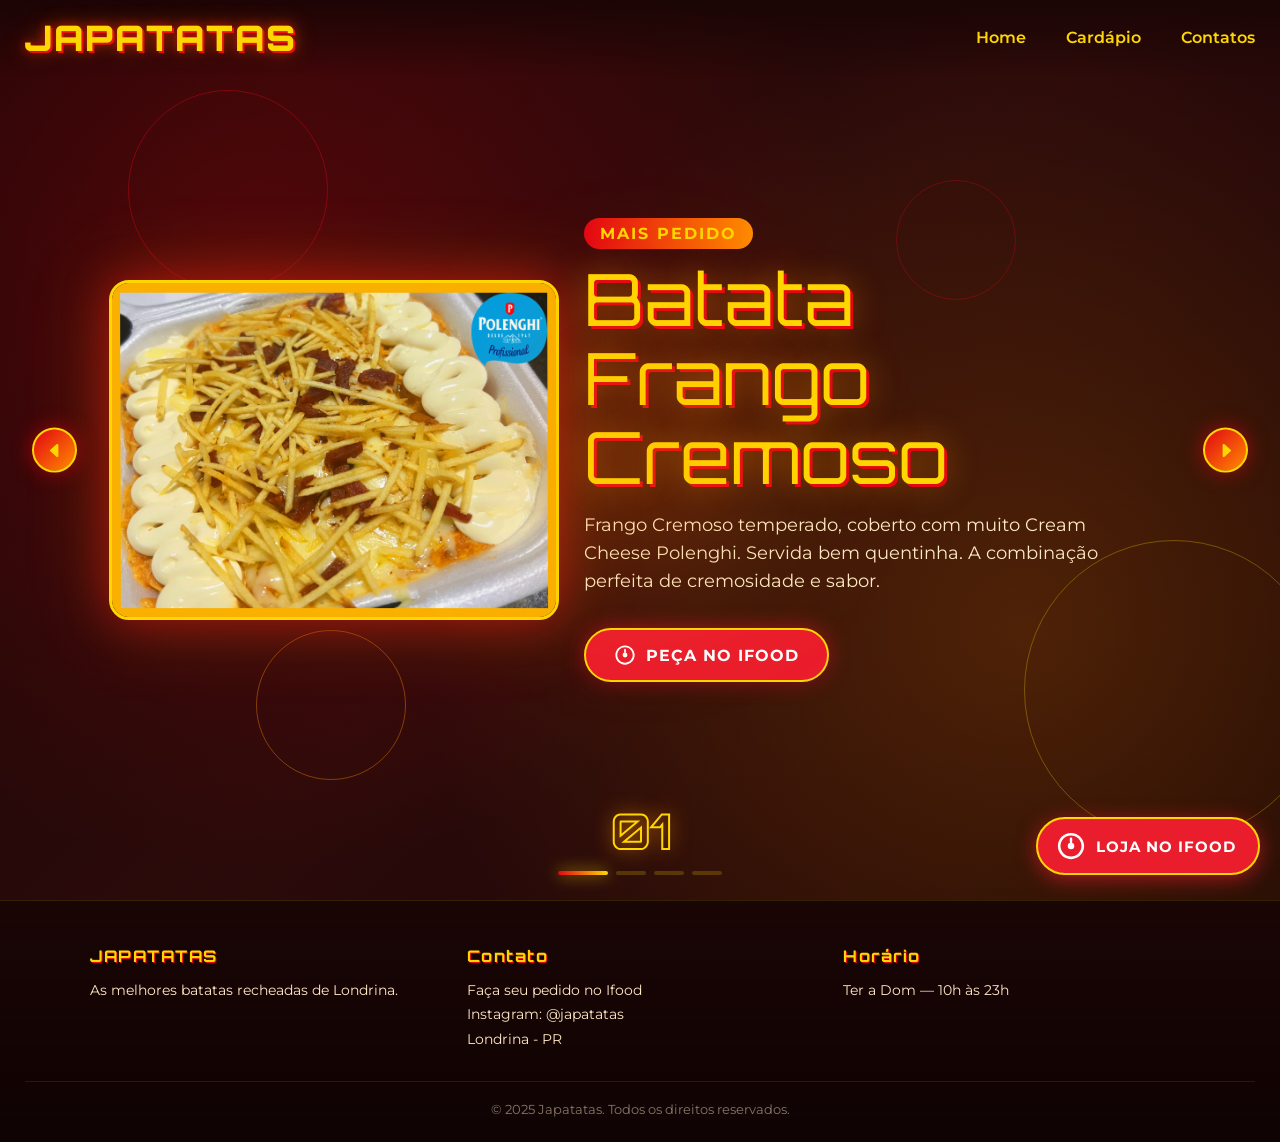
<file: index.html>
<!DOCTYPE html>
<html lang="pt-BR">
<head>
    <meta charset="UTF-8">
    <meta name="viewport" content="width=device-width, initial-scale=1.0, maximum-scale=1.0, user-scalable=no">
    <meta name="theme-color" content="#e30613">
    <meta name="description" content="Japatatas - Batatas Recheadas. As melhores batatas recheadas da cidade! Peça pelo iFood.">
    <link rel="preconnect" href="https://fonts.googleapis.com">
    <link rel="preconnect" href="https://fonts.gstatic.com" crossorigin>
    <link href="https://fonts.googleapis.com/css2?family=Montserrat:ital,wght@0,100..900;1,100..900&family=Orbitron:wght@400..900&display=swap" rel="stylesheet">
    <link rel="stylesheet" href="styles.css">
    <title>Japatatas | Batatas Recheadas</title>
</head>

<body>
    <header>
        <div class="logo">JAPATATAS</div>

        <button class="menu-toggle" id="menuToggle" aria-label="Abrir menu">
            <span></span>
            <span></span>
            <span></span>
        </button>

        <nav id="navMenu">
        <ul>
        <li><a href="index.html">Home</a></li>
        <li><a href="cardapio.html">Cardápio</a></li>
        <li><a href="#contatos">Contatos</a></li>
         </ul>
        </nav>
    </header>

    <main class="container">
        <div class="tech-circle">
            <div class="circle"></div>
            <div class="circle"></div>
            <div class="circle"></div>
            <div class="circle"></div>
        </div>

        <div class="list">
            <!-- ITEM 1 - Batata Frango Cremoso -->
            <div class="item active">
                <div class="product-img">
                    <img src="FRANGO CREMOSO COLOR.jpg" alt="Batata Frango Cremoso">
                </div>
                <div class="content">
                    <p class="product-tag">Mais Pedido</p>
                    <p class="product-name">Batata Frango Cremoso</p>
                    <p class="description">
                        Frango Cremoso temperado, coberto com muito Cream Cheese Polenghi. Servida bem quentinha. A combinação perfeita de cremosidade e sabor.
                    </p>
                    <a href="https://www.ifood.com.br/delivery/londrina-pr/japatatas---batata-recheada-jardim-ok/26b912b1-d3a5-48af-b20f-b61d93583fe4"
                       target="_blank"
                       rel="noopener noreferrer"
                       class="ifood-link">
                        <svg class="ifood-icon" xmlns="http://www.w3.org/2000/svg" viewBox="0 0 32 32" fill="currentColor" aria-hidden="true">
                            <path d="M16 2C8.27 2 2 8.27 2 16s6.27 14 14 14 14-6.27 14-14S23.73 2 16 2zm0 25.2C9.82 27.2 4.8 22.18 4.8 16S9.82 4.8 16 4.8 27.2 9.82 27.2 16 22.18 27.2 16 27.2z"/>
                            <circle cx="16" cy="16" r="3.5"/>
                            <rect x="14.7" y="7" width="2.6" height="6" rx="1.3"/>
                        </svg>
                        <span>Peça no iFood</span>
                    </a>
                </div>
            </div>

            <!-- ITEM 2 - Batata Pizza -->
            <div class="item">
                <div class="product-img">
                    <img src="NAPOLITANA.jpg" alt="Batata Pizza">
                </div>
                <div class="content">
                    <p class="product-tag">Especial da Casa</p>
                    <p class="product-name">Batata Pizza</p>
                    <p class="description">
                        Batata Recheada de Pizza, queijo, presunto e orégano . Uma explosão de sabores que vai conquistar seu paladar.
                    </p>
                    <a href="https://www.ifood.com.br/delivery/londrina-pr/japatatas---batata-recheada-jardim-ok/26b912b1-d3a5-48af-b20f-b61d93583fe4"
                       target="_blank"
                       rel="noopener noreferrer"
                       class="ifood-link">
                        <svg class="ifood-icon" xmlns="http://www.w3.org/2000/svg" viewBox="0 0 32 32" fill="currentColor" aria-hidden="true">
                            <path d="M16 2C8.27 2 2 8.27 2 16s6.27 14 14 14 14-6.27 14-14S23.73 2 16 2zm0 25.2C9.82 27.2 4.8 22.18 4.8 16S9.82 4.8 16 4.8 27.2 9.82 27.2 16 22.18 27.2 16 27.2z"/>
                            <circle cx="16" cy="16" r="3.5"/>
                            <rect x="14.7" y="7" width="2.6" height="6" rx="1.3"/>
                        </svg>
                        <span>Peça no iFood</span>
                    </a>
                </div>  
            </div>

            <!-- ITEM 3 - Batata Nachos -->
            <div class="item">
                <div class="product-img">
                   <img src="carne seca.jpg" alt="Batata Carne Seca com Cream Cheese">
                </div>
                <div class="content">
                    <p class="product-tag">Novidade</p>
                    <p class="product-name">Batata Carne Seca com Cream Cheese</p>
                    <p class="description">
                       Batata recheada de carne seca bem temperada e muito cream cheese derretido.
                        Perfeito para saborear com os amigos.
                    </p>
                    <a href="https://www.ifood.com.br/delivery/londrina-pr/japatatas---batata-recheada-jardim-ok/26b912b1-d3a5-48af-b20f-b61d93583fe4"
                       target="_blank"
                       rel="noopener noreferrer"
                       class="ifood-link">
                        <svg class="ifood-icon" xmlns="http://www.w3.org/2000/svg" viewBox="0 0 32 32" fill="currentColor" aria-hidden="true">
                            <path d="M16 2C8.27 2 2 8.27 2 16s6.27 14 14 14 14-6.27 14-14S23.73 2 16 2zm0 25.2C9.82 27.2 4.8 22.18 4.8 16S9.82 4.8 16 4.8 27.2 9.82 27.2 16 22.18 27.2 16 27.2z"/>
                            <circle cx="16" cy="16" r="3.5"/>
                            <rect x="14.7" y="7" width="2.6" height="6" rx="1.3"/>
                        </svg>
                        <span>Peça no iFood</span>
                    </a>
                </div>
            </div>

            <!-- ITEM 4 - Batata Hot Dog -->
            <div class="item">
                <div class="product-img">
                    <img src="hotdog.jpg" alt="Batata Hot Dog">
                </div>
                <div class="content">
                    <p class="product-tag">Clássico</p>
                    <p class="product-name">Batata Hot Dog</p>
                    <p class="description">
                       Salsicha, molho de tomate artesanal, milho verde, batata palha, ketchup e mostarda. A batata recheada hot dog que virou tradição na cidade.
                    </p>
                    <a href="https://www.ifood.com.br/delivery/londrina-pr/japatatas---batata-recheada-jardim-ok/26b912b1-d3a5-48af-b20f-b61d93583fe4"
                       target="_blank"
                       rel="noopener noreferrer"
                       class="ifood-link">
                        <svg class="ifood-icon" xmlns="http://www.w3.org/2000/svg" viewBox="0 0 32 32" fill="currentColor" aria-hidden="true">
                            <path d="M16 2C8.27 2 2 8.27 2 16s6.27 14 14 14 14-6.27 14-14S23.73 2 16 2zm0 25.2C9.82 27.2 4.8 22.18 4.8 16S9.82 4.8 16 4.8 27.2 9.82 27.2 16 22.18 27.2 16 27.2z"/>
                            <circle cx="16" cy="16" r="3.5"/>
                            <rect x="14.7" y="7" width="2.6" height="6" rx="1.3"/>
                        </svg>
                        <span>Peça no iFood</span>
                    </a>
                </div>
            </div>
        </div>

        <div class="arrows">
            <button class="arrow-btn" id="prev" aria-label="Anterior">
                <svg xmlns="http://www.w3.org/2000/svg" width="18" height="18" fill="currentColor" viewBox="0 0 16 16">
                    <path d="m3.86 8.753 5.482 4.796c.646.566 1.658.106 1.658-.753V3.204a1 1 0 0 0-1.659-.753l-5.48 4.796a1 1 0 0 0 0 1.506z"/>
                </svg>
            </button>
            <button class="arrow-btn" id="next" aria-label="Próximo">
                <svg xmlns="http://www.w3.org/2000/svg" width="18" height="18" fill="currentColor" viewBox="0 0 16 16">
                    <path d="m12.14 8.753-5.482 4.796c-.646.566-1.658.106-1.658-.753V3.204a1 1 0 0 1 1.659-.753l5.48 4.796a1 1 0 0 1 0 1.506z"/>
                </svg>
            </button>
        </div>

        <div class="indicators">
            <div class="numbers">01</div>
            <div class="dots">
                <div class="dot active"></div>
                <div class="dot"></div>
                <div class="dot"></div>
                <div class="dot"></div>
            </div>
        </div>
    </main>

    <!-- Botão flutuante do iFood -->
    <a href="https://www.ifood.com.br/delivery/londrina-pr/japatatas---batata-recheada-jardim-ok/26b912b1-d3a5-48af-b20f-b61d93583fe4"
       target="_blank"
       rel="noopener noreferrer"
       class="ifood-float"
       aria-label="Pedir no iFood">
        <svg xmlns="http://www.w3.org/2000/svg" width="32" height="32" viewBox="0 0 32 32" fill="currentColor" aria-hidden="true">
            <path d="M16 2C8.27 2 2 8.27 2 16s6.27 14 14 14 14-6.27 14-14S23.73 2 16 2zm0 25.2C9.82 27.2 4.8 22.18 4.8 16S9.82 4.8 16 4.8 27.2 9.82 27.2 16 22.18 27.2 16 27.2z"/>
            <circle cx="16" cy="16" r="3.5"/>
            <rect x="14.7" y="7" width="2.6" height="6" rx="1.3"/>
        </svg>
        <span class="ifood-float-label">Loja no iFood</span>
    </a>
    <!-- Rodapé -->
    <footer class="rodape" id="contatos">
        <div class="rodape-conteudo">
            <div class="rodape-col">
                <h3>JAPATATAS</h3>
                <p>As melhores batatas recheadas de Londrina.</p>
            </div>
            <div class="rodape-col">
                <h3>Contato</h3>
                <p>Faça seu pedido no Ifood</p>
                <p>Instagram: @japatatas</p>
                <p>Londrina - PR</p>
            </div>
            <div class="rodape-col">
                <h3>Horário</h3>
                <p>Ter a Dom — 10h às 23h</p>
            </div>
        </div>
        <p class="rodape-copy">© 2025 Japatatas. Todos os direitos reservados.</p>
    </footer>
    <script src="script.js"></script>
</body>
</html>
</file>
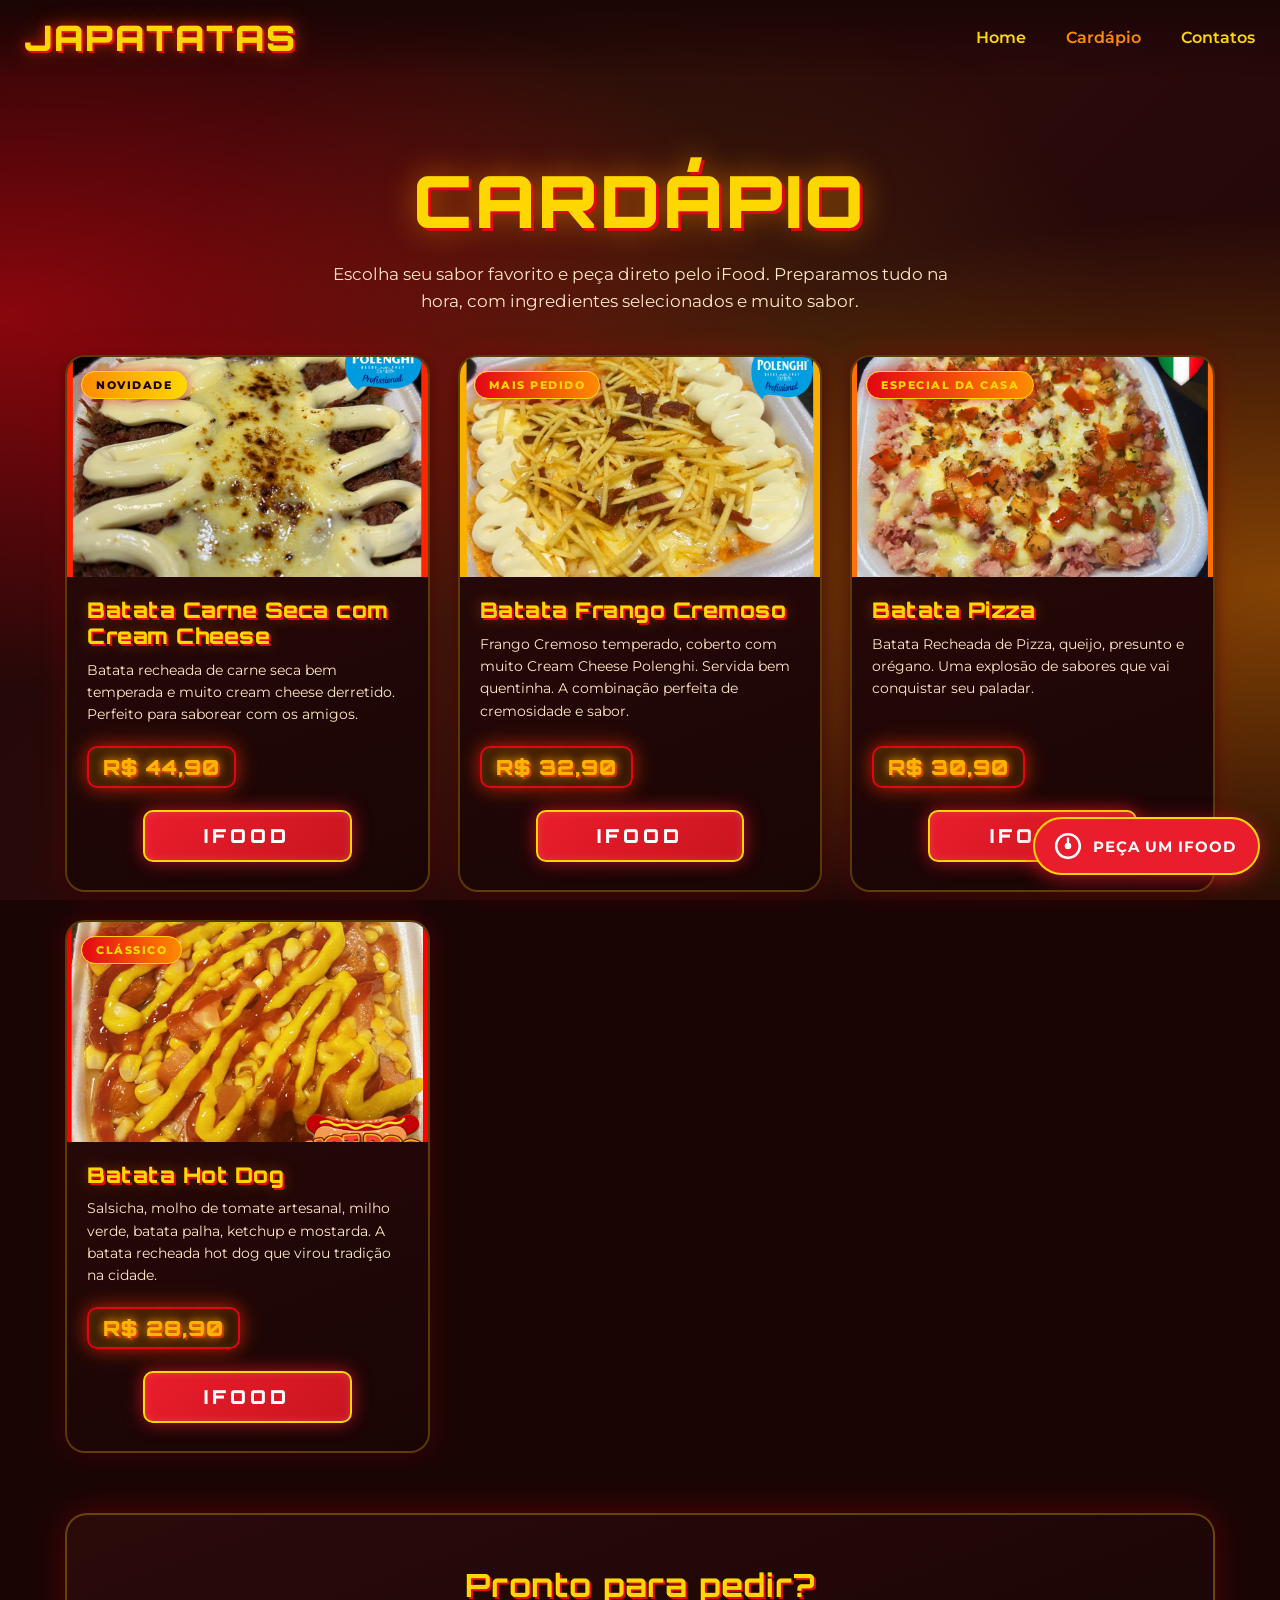
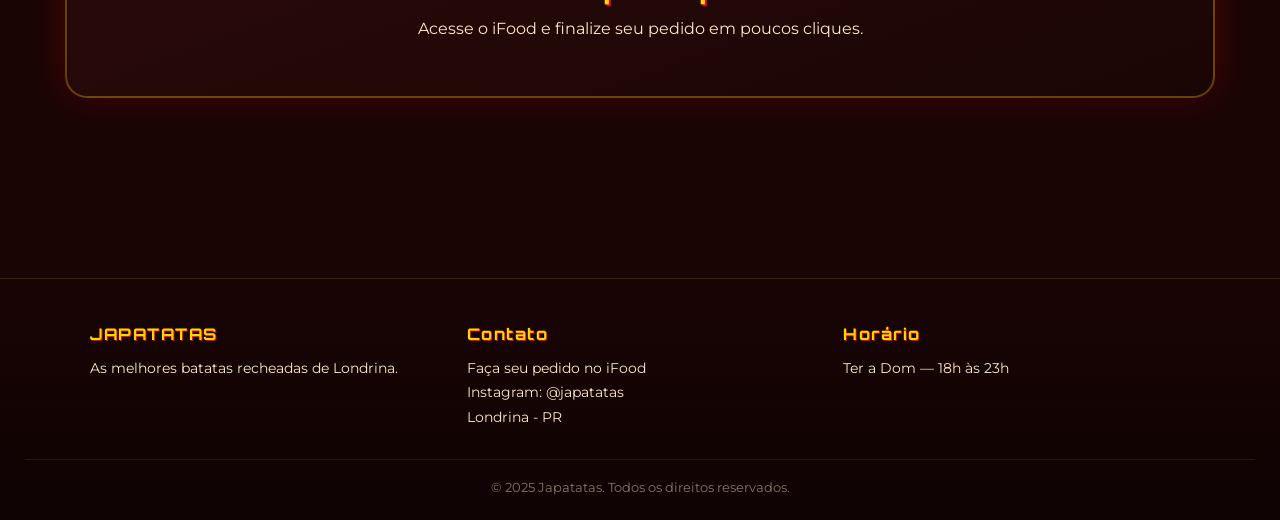
<file: cardapio.html>
<!DOCTYPE html>
<html lang="pt-BR">
<head>
    <meta charset="UTF-8">
    <meta name="viewport" content="width=device-width, initial-scale=1.0, maximum-scale=1.0, user-scalable=no">
    <meta name="theme-color" content="#e30613">
    <meta name="description" content="Cardápio Japatatas - Todos os sabores de batatas recheadas. Peça pelo iFood.">
    <link rel="preconnect" href="https://fonts.googleapis.com">
    <link rel="preconnect" href="https://fonts.gstatic.com" crossorigin>
    <link href="https://fonts.googleapis.com/css2?family=Montserrat:ital,wght@0,100..900;1,100..900&family=Orbitron:wght@400..900&display=swap" rel="stylesheet">
    <link rel="stylesheet" href="styles.css">
    <link rel="stylesheet" href="cardapio.css">
    <title>Cardápio | Japatatas</title>
</head>

<body class="cardapio-page">
    <header>
        <div class="logo">JAPATATAS</div>

        <button class="menu-toggle" id="menuToggle" aria-label="Abrir menu">
            <span></span>
            <span></span>
            <span></span>
        </button>

        <nav id="navMenu">
            <ul>
                <li><a href="index.html">Home</a></li>
                <li><a href="cardapio.html" class="active-link">Cardápio</a></li>
                <li><a href="#contatos">Contatos</a></li>
            </ul>
        </nav>
    </header>

    <main class="cardapio-container">

        <!-- Hero -->
        <section class="cardapio-hero">
            <p class="product-tag cardapio-tag">Nosso Menu</p>
            <h1 class="cardapio-title">Cardápio</h1>
            <p class="cardapio-subtitle">
                Escolha seu sabor favorito e peça direto pelo iFood.
                Preparamos tudo na hora, com ingredientes selecionados e muito sabor.
            </p>
        </section>

        <!-- Grade -->
        <section class="cardapio-grid">

            <!-- 1 — Carne Seca com Cream Cheese (R$ 44,90) -->
            <article class="card">
                <div class="card-img">
                    <img src="carne seca.jpg" alt="Batata Carne Seca com Cream Cheese">
                    <span class="card-badge novo">Novidade</span>
                </div>
                <div class="card-body">
                    <h2 class="card-title">Batata Carne Seca com Cream Cheese</h2>
                    <p class="card-desc">
                        Batata recheada de carne seca bem temperada e muito cream cheese derretido.
                        Perfeito para saborear com os amigos.
                    </p>
                    <div class="card-price">R$ 44,90</div>
                    <a href="https://www.ifood.com.br/delivery/londrina-pr/japatatas---batata-recheada-jardim-ok/26b912b1-d3a5-48af-b20f-b61d93583fe4"
                       target="_blank" rel="noopener noreferrer" class="ifood-btn">
                        IFOOD
                    </a>
                </div>
            </article>

            <!-- 2 — Frango Cremoso (R$ 32,90) -->
            <article class="card">
                <div class="card-img">
                    <img src="FRANGO CREMOSO COLOR.jpg" alt="Batata Frango Cremoso">
                    <span class="card-badge">Mais Pedido</span>
                </div>
                <div class="card-body">
                    <h2 class="card-title">Batata Frango Cremoso</h2>
                    <p class="card-desc">
                        Frango Cremoso temperado, coberto com muito Cream Cheese Polenghi.
                        Servida bem quentinha. A combinação perfeita de cremosidade e sabor.
                    </p>
                    <div class="card-price">R$ 32,90</div>
                    <a href="https://www.ifood.com.br/delivery/londrina-pr/japatatas---batata-recheada-jardim-ok/26b912b1-d3a5-48af-b20f-b61d93583fe4"
                       target="_blank" rel="noopener noreferrer" class="ifood-btn">
                        IFOOD
                    </a>
                </div>
            </article>

            <!-- 3 — Pizza (R$ 30,90) -->
            <article class="card">
                <div class="card-img">
                    <img src="NAPOLITANA.jpg" alt="Batata Pizza">
                    <span class="card-badge">Especial da Casa</span>
                </div>
                <div class="card-body">
                    <h2 class="card-title">Batata Pizza</h2>
                    <p class="card-desc">
                        Batata Recheada de Pizza, queijo, presunto e orégano.
                        Uma explosão de sabores que vai conquistar seu paladar.
                    </p>
                    <div class="card-price">R$ 30,90</div>
                    <a href="https://www.ifood.com.br/delivery/londrina-pr/japatatas---batata-recheada-jardim-ok/26b912b1-d3a5-48af-b20f-b61d93583fe4"
                       target="_blank" rel="noopener noreferrer" class="ifood-btn">
                        IFOOD
                    </a>
                </div>
            </article>

            <!-- 4 — Hot Dog (R$ 28,90) -->
            <article class="card">
                <div class="card-img">
                    <img src="hotdog.jpg" alt="Batata Hot Dog">
                    <span class="card-badge">Clássico</span>
                </div>
                <div class="card-body">
                    <h2 class="card-title">Batata Hot Dog</h2>
                    <p class="card-desc">
                        Salsicha, molho de tomate artesanal, milho verde, batata palha,
                        ketchup e mostarda. A batata recheada hot dog que virou tradição na cidade.
                    </p>
                    <div class="card-price">R$ 28,90</div>
                    <a href="https://www.ifood.com.br/delivery/londrina-pr/japatatas---batata-recheada-jardim-ok/26b912b1-d3a5-48af-b20f-b61d93583fe4"
                       target="_blank" rel="noopener noreferrer" class="ifood-btn">
                        IFOOD
                    </a>
                </div>
            </article>

        </section>

        <!-- CTA -->
        <section class="cardapio-cta">
            <h2>Pronto para pedir?</h2>
            <p>Acesse o iFood e finalize seu pedido em poucos cliques.</p>
        </section>

    </main>

    <!-- Rodapé -->
    <footer class="rodape" id="contatos">
        <div class="rodape-conteudo">
            <div class="rodape-col">
                <h3>JAPATATAS</h3>
                <p>As melhores batatas recheadas de Londrina.</p>
            </div>
            <div class="rodape-col">
                <h3>Contato</h3>
                <p>Faça seu pedido no iFood</p>
                <p>Instagram: @japatatas</p>
                <p>Londrina - PR</p>
            </div>
            <div class="rodape-col">
                <h3>Horário</h3>
                <p>Ter a Dom — 18h às 23h</p>
            </div>
        </div>
        <p class="rodape-copy">© 2025 Japatatas. Todos os direitos reservados.</p>
    </footer>

    <!-- Botão flutuante do iFood -->
    <a href="https://www.ifood.com.br/delivery/londrina-pr/japatatas---batata-recheada-jardim-ok/26b912b1-d3a5-48af-b20f-b61d93583fe4"
       target="_blank"
       rel="noopener noreferrer"
       class="ifood-float"
       aria-label="Pedir no iFood">
        <svg xmlns="http://www.w3.org/2000/svg" width="32" height="32" viewBox="0 0 32 32" fill="currentColor" aria-hidden="true">
            <path d="M16 2C8.27 2 2 8.27 2 16s6.27 14 14 14 14-6.27 14-14S23.73 2 16 2zm0 25.2C9.82 27.2 4.8 22.18 4.8 16S9.82 4.8 16 4.8 27.2 9.82 27.2 16 22.18 27.2 16 27.2z"/>
            <circle cx="16" cy="16" r="3.5"/>
            <rect x="14.7" y="7" width="2.6" height="6" rx="1.3"/>
        </svg>
        <span class="ifood-float-label">Peça um iFood</span>
    </a>

    <!-- Script do menu — inline para funcionar sempre -->
    <script>
        (function () {
            var menuToggle = document.getElementById('menuToggle');
            var navMenu = document.getElementById('navMenu');

            if (!menuToggle || !navMenu) return;

            menuToggle.addEventListener('click', function (e) {
                e.stopPropagation();
                menuToggle.classList.toggle('active');
                navMenu.classList.toggle('active');
            });

            navMenu.querySelectorAll('a').forEach(function (link) {
                link.addEventListener('click', function () {
                    menuToggle.classList.remove('active');
                    navMenu.classList.remove('active');
                });
            });

            document.addEventListener('click', function (e) {
                if (navMenu.classList.contains('active') &&
                    !navMenu.contains(e.target) &&
                    !menuToggle.contains(e.target)) {
                    menuToggle.classList.remove('active');
                    navMenu.classList.remove('active');
                }
            });
        })();
    </script>
</body>
</html>
</file>
<file: styles.css>
/* =========================================================
   JAPATATAS — Estilos principais
   Tema: vermelho, amarelo e laranja + botões iFood
   ========================================================= */

* {
    margin: 0;
    padding: 0;
    box-sizing: border-box;
    list-style: none;
    font-family: "Montserrat", sans-serif;
    -webkit-tap-highlight-color: transparent;
}

html, body {
    overflow-x: hidden;
    width: 100%;
}

body {
    background-color: #1a0505;
    color: #fff;
    font-size: 16px;
    overflow: hidden;
}

/* =========================================================
   HEADER
   ========================================================= */
header {
    position: fixed;
    width: 100%;
    top: 0;
    left: 0;
    padding: 15px 25px;
    display: flex;
    justify-content: space-between;
    align-items: center;
    z-index: 10;
    background: linear-gradient(180deg, rgba(26, 5, 5, 0.9) 0%, rgba(26, 5, 5, 0) 100%);
}

.logo {
    font-family: "Orbitron", sans-serif;
    font-size: clamp(1.3rem, 5vw, 2.2rem);
    font-weight: 900;
    color: #ffd700;
    text-shadow: 
        0 0 10px rgba(227, 6, 19, 0.8),
        0 0 20px rgba(255, 140, 0, 0.5),
        2px 2px 0 #e30613;
    letter-spacing: 2px;
    text-transform: uppercase;
}

/* =========================================================
   MENU HAMBÚRGUER (mobile)
   ========================================================= */
.menu-toggle {
    display: none;
    flex-direction: column;
    justify-content: space-between;
    width: 32px;
    height: 24px;
    background: transparent;
    border: none;
    cursor: pointer;
    z-index: 20;
    padding: 0;
}

.menu-toggle span {
    display: block;
    height: 3px;
    width: 100%;
    background: #ffd700;
    border-radius: 3px;
    transition: all 0.3s ease;
    box-shadow: 0 0 8px rgba(227, 6, 19, 0.8);
}

.menu-toggle.active span:nth-child(1) {
    transform: translateY(10px) rotate(45deg);
    background: #e30613;
}

.menu-toggle.active span:nth-child(2) {
    opacity: 0;
}

.menu-toggle.active span:nth-child(3) {
    transform: translateY(-10px) rotate(-45deg);
    background: #e30613;
}

/* =========================================================
   NAVEGAÇÃO
   ========================================================= */
header nav ul {
    display: flex;
    gap: 40px;
}

header nav ul li {
    cursor: pointer;
    position: relative;
    padding: 5px 0;
    font-weight: 600;
    color: #ffd700;
    transition: color 0.2s ease;
    font-size: 1rem;
}

header nav ul li a {
    color: inherit;
    text-decoration: none;
    font-weight: inherit;
}

header nav ul li:hover {
    color: #ff8c00;
}

header nav ul li::after {
    content: '';
    position: absolute;
    left: 0;
    bottom: 0;
    width: 0;
    height: 2px;
    background: linear-gradient(90deg, #e30613, #ffd700);
    transition: width 0.2s ease;
}

header nav ul li:hover::after {
    width: 100%;
}

/* =========================================================
   CONTAINER PRINCIPAL
   ========================================================= */
.container {
    height: 100vh;
    height: 100dvh;
    position: relative;
    background: 
        radial-gradient(circle at 20% 30%, rgba(227, 6, 19, 0.25) 0%, transparent 50%),
        radial-gradient(circle at 80% 70%, rgba(255, 140, 0, 0.2) 0%, transparent 50%),
        linear-gradient(135deg, #1a0505 0%, #2b0a0a 50%, #1a0505 100%);
    overflow: hidden;
}

.container::before {
    content: '';
    position: absolute;
    width: 400px;
    height: 400px;
    border-radius: 50%;
    background: radial-gradient(circle, rgba(255, 140, 0, 0.25) 0%, rgba(227, 6, 19, 0) 70%);
    top: 50%;
    left: 50%;
    transform: translate(-50%, -50%);
    filter: blur(60px);
    z-index: 1;
    animation: pulse 2s infinite alternate;
    pointer-events: none;
}

@keyframes pulse {
    0% {
        opacity: 0.5;
        transform: translate(-50%, -50%) scale(0.8);
    }
    100% {
        opacity: 1;
        transform: translate(-50%, -50%) scale(2);
    }
}

/* =========================================================
   LISTA DE PRODUTOS
   ========================================================= */
.list {
    width: 90%;
    height: 100%;
    margin: 0 auto;
    position: relative;
    padding-top: 70px;
    padding-bottom: 100px;
}

.item {
    position: absolute;
    inset: 0;
    display: flex;
    justify-content: center;
    align-items: center;
    opacity: 0;
    transform: translateX(100vw);
    transition: transform 0.7s ease-in-out, opacity 0.7s ease-in-out;
    padding: 0 20px;
    pointer-events: none;
}

.item.active {
    opacity: 1;
    transform: translateX(0);
    pointer-events: auto;
}

/* =========================================================
   IMAGEM DO PRODUTO
   ========================================================= */
.product-img {
    width: 45%;
    height: 100%;
    display: flex;
    align-items: center;
    justify-content: center;
    position: relative;
    z-index: 2;
}

.product-img img {
    max-width: 90%;
    max-height: 70%;
    object-fit: contain;
    border-radius: 20px;
    box-shadow: 
        0 0 40px rgba(227, 6, 19, 0.5),
        0 0 80px rgba(255, 140, 0, 0.3);
    border: 3px solid #ffd700;
    transform: translateX(400px);
    opacity: 0;
    transition: transform 0.6s ease, opacity 0.6s ease;
    transition-delay: 0.4s;
}

.active .product-img img {
    transform: translateX(0);
    opacity: 1;
}

/* =========================================================
   CONTEÚDO (texto)
   ========================================================= */
.content {
    width: 55%;
    padding-right: 60px;
    display: flex;
    align-items: flex-start;
    justify-content: center;
    z-index: 2;
    flex-direction: column;
}

.product-tag {
    font-size: clamp(0.75rem, 2vw, 1rem);
    text-transform: uppercase;
    color: #ffd700;
    font-weight: 700;
    letter-spacing: 2px;
    margin-bottom: 10px;
    padding: 6px 16px;
    background: linear-gradient(90deg, #e30613, #ff8c00);
    border-radius: 20px;
    display: inline-block;
    transform: translateX(400px);
    opacity: 0;
    transition: transform 0.6s ease, opacity 0.6s ease;
    transition-delay: 0.4s;
}

.active .product-tag {
    transform: translateX(0);
    opacity: 1;
}

.product-name {
    font-size: clamp(1.8rem, 6vw, 4.5rem);
    font-family: "Orbitron", sans-serif;
    line-height: 1.1;
    margin-bottom: 15px;
    color: #ffd700;
    text-shadow: 
        3px 3px 0 #e30613,
        0 0 30px rgba(255, 140, 0, 0.6);
    transform: translateX(400px);
    opacity: 0;
    transition: transform 0.6s ease, opacity 0.6s ease;
    transition-delay: 0.4s;
}

.active .product-name {
    transform: translateX(0);
    opacity: 1;
}

.description {
    font-size: clamp(0.85rem, 2.2vw, 1.1rem);
    color: #ffe8c4;
    line-height: 1.6;
    margin-bottom: 25px;
    max-width: 600px;
    transform: translateX(400px);
    opacity: 0;
    transition: transform 0.6s ease, opacity 0.6s ease;
    transition-delay: 0.4s;
}

.active .description {
    transform: translateX(0);
    opacity: 1;
}

/* =========================================================
   BOTÃO / LINK iFOOD (dentro do card)
   ========================================================= */
.ifood-link {
    display: inline-flex;
    align-items: center;
    justify-content: center;
    gap: 10px;
    background: #EA1D2C;
    color: #ffffff;
    font-family: 'Montserrat', sans-serif;
    font-weight: 700;
    font-size: clamp(0.85rem, 2.5vw, 1rem);
    text-transform: uppercase;
    letter-spacing: 1px;
    padding: 14px 28px;
    border-radius: 50px;
    border: 2px solid #ffd700;
    box-shadow: 
        0 0 20px rgba(234, 29, 44, 0.6),
        0 4px 12px rgba(0, 0, 0, 0.4);
    text-decoration: none;
    cursor: pointer;
    position: relative;
    z-index: 10;
    pointer-events: auto;
    touch-action: manipulation;
    -webkit-tap-highlight-color: transparent;
    user-select: none;
    width: fit-content;
    margin-top: 8px;
    transform: translateX(400px);
    opacity: 0;
    transition: transform 0.6s ease, opacity 0.6s ease,
                background 0.3s ease, box-shadow 0.3s ease;
    transition-delay: 0.4s;
}

.active .ifood-link {
    transform: translateX(0);
    opacity: 1;
}

.ifood-link:hover,
.ifood-link:active {
    background: #c9151f;
    box-shadow: 
        0 0 30px rgba(234, 29, 44, 0.9),
        0 6px 20px rgba(0, 0, 0, 0.5);
    transform: scale(1.05);
    color: #fff;
}

.ifood-icon {
    width: 22px;
    height: 22px;
    flex-shrink: 0;
    fill: currentColor;
}

/* =========================================================
   SETAS DE NAVEGAÇÃO
   ========================================================= */
.arrows {
    position: absolute;
    width: 95%;
    display: flex;
    justify-content: space-between;
    top: 50%;
    left: 50%;
    transform: translate(-50%, -50%);
    z-index: 5;
    pointer-events: none;
}

.arrow-btn {
    width: 45px;
    height: 45px;
    border-radius: 50%;
    cursor: pointer;
    background: linear-gradient(135deg, #e30613, #ff8c00);
    border: 2px solid #ffd700;
    color: #ffd700;
    display: flex;
    align-items: center;
    justify-content: center;
    box-shadow: 0 0 20px rgba(227, 6, 19, 0.6);
    transition: all 0.3s ease;
    pointer-events: auto;
    touch-action: manipulation;
}

.arrow-btn:hover,
.arrow-btn:active {
    background: linear-gradient(135deg, #ff8c00, #ffd700);
    color: #e30613;
    transform: scale(1.1);
    box-shadow: 0 0 30px rgba(255, 215, 0, 0.9);
}

/* =========================================================
   INDICADORES (número + dots)
   ========================================================= */
.indicators {
    position: absolute;
    bottom: 25px;
    left: 50%;
    transform: translateX(-50%);
    display: flex;
    flex-direction: column;
    align-items: center;
    gap: 10px;
    z-index: 5;
    pointer-events: none;
}

.numbers {
    font-family: "Orbitron", sans-serif;
    font-size: clamp(1.8rem, 6vw, 3rem);
    font-weight: 800;
    color: transparent;
    -webkit-text-stroke: 2px #ffd700;
    text-shadow: 0 0 20px rgba(255, 140, 0, 0.5);
}

.dots {
    display: flex;
    gap: 8px;
}

.dot {
    width: 30px;
    height: 4px;
    background-color: rgba(255, 215, 0, 0.2);
    border-radius: 2px;
    transition: all 0.3s ease;
    pointer-events: auto;
    cursor: pointer;
}

.dot.active {
    background: linear-gradient(90deg, #e30613, #ffd700);
    box-shadow: 0 0 15px rgba(255, 215, 0, 0.8);
    width: 50px;
}

/* =========================================================
   CÍRCULOS DECORATIVOS
   ========================================================= */
.tech-circle {
    position: absolute;
    top: 0;
    left: 0;
    width: 100%;
    height: 100%;
    overflow: hidden;
    pointer-events: none;
    z-index: 0;
}

.circle {
    position: absolute;
    border-radius: 50%;
    border: 1px solid rgba(255, 140, 0, 0.25);
    animation: float 6s ease-in-out infinite;
    pointer-events: none;
}

.circle:nth-child(1) {
    width: 200px;
    height: 200px;
    top: 10%;
    left: 10%;
    border-color: rgba(227, 6, 19, 0.4);
    animation-delay: 0s;
}

.circle:nth-child(2) {
    width: 300px;
    height: 300px;
    top: 60%;
    left: 80%;
    border-color: rgba(255, 215, 0, 0.3);
    animation-delay: 1.5s;
}

.circle:nth-child(3) {
    width: 150px;
    height: 150px;
    top: 70%;
    left: 20%;
    border-color: rgba(255, 140, 0, 0.4);
    animation-delay: 3s;
}

.circle:nth-child(4) {
    width: 120px;
    height: 120px;
    top: 20%;
    left: 70%;
    border-color: rgba(227, 6, 19, 0.3);
    animation-delay: 4.5s;
}

@keyframes float {
    0%, 100% {
        transform: translateY(0) scale(1);
        opacity: 0.6;
    }
    50% {
        transform: translateY(-30px) scale(1.1);
        opacity: 1;
    }
}

/* =========================================================
   BOTÃO FLUTUANTE DO iFOOD
   ========================================================= */
.ifood-float {
    position: fixed;
    bottom: 25px;
    right: 20px;
    height: 58px;
    padding: 0 22px 0 18px;
    border-radius: 50px;
    background: #EA1D2C;
    color: #fff;
    display: flex;
    align-items: center;
    justify-content: center;
    gap: 10px;
    box-shadow: 0 4px 20px rgba(234, 29, 44, 0.6);
    z-index: 100;
    transition: transform 0.3s ease, box-shadow 0.3s ease, background 0.3s ease;
    text-decoration: none;
    font-weight: 700;
    font-size: 0.95rem;
    text-transform: uppercase;
    letter-spacing: 1px;
    border: 2px solid #ffd700;
}

.ifood-float:hover,
.ifood-float:active {
    transform: scale(1.05);
    background: #c9151f;
    box-shadow: 0 6px 30px rgba(234, 29, 44, 0.9);
}

.ifood-float svg {
    width: 30px;
    height: 30px;
    flex-shrink: 0;
    fill: currentColor;
}

.ifood-float-label {
    white-space: nowrap;
}

/* =========================================================
   RESPONSIVO — TABLETS
   ========================================================= */
@media (max-width: 1024px) {
    .product-name {
        font-size: clamp(1.8rem, 5.5vw, 3.5rem);
    }
    .content {
        padding-right: 30px;
        width: 58%;
    }
    .product-img {
        width: 42%;
    }
}

/* =========================================================
   RESPONSIVO — CELULARES
   ========================================================= */
@media (max-width: 768px) {

    header {
        padding: 12px 20px;
    }

    .menu-toggle {
        display: flex;
    }

    header nav {
        position: fixed;
        top: 0;
        right: -100%;
        width: 70%;
        max-width: 280px;
        height: 100vh;
        height: 100dvh;
        background: linear-gradient(180deg, #2b0a0a 0%, #1a0505 100%);
        border-left: 2px solid #e30613;
        box-shadow: -10px 0 40px rgba(227, 6, 19, 0.5);
        transition: right 0.4s ease;
        z-index: 15;
        padding-top: 90px;
        display: flex;
        align-items: flex-start;
        justify-content: center;
    }

    header nav.active {
        right: 0;
    }

    header nav ul {
        flex-direction: column;
        gap: 30px;
        text-align: center;
        width: 100%;
        padding: 0 20px;
    }

    header nav ul li {
        font-size: 1.3rem;
        padding: 15px 0;
        border-bottom: 1px solid rgba(255, 215, 0, 0.15);
    }

    .item {
        flex-direction: column;
        justify-content: flex-start;
        padding-top: 20px;
        gap: 15px;
    }

    .product-img {
        width: 100%;
        height: 40%;
        flex-shrink: 0;
    }

    .product-img img {
        max-width: 70%;
        max-height: 100%;
        border-width: 2px;
    }

    .content {
        width: 100%;
        padding: 0 10px;
        align-items: center;
        text-align: center;
    }

    .product-tag {
        font-size: 0.7rem;
        padding: 5px 14px;
        letter-spacing: 1.5px;
    }

    .product-name {
        font-size: clamp(1.6rem, 7vw, 2.4rem);
        text-shadow: 2px 2px 0 #e30613, 0 0 20px rgba(255, 140, 0, 0.6);
        margin-bottom: 12px;
    }

    .description {
        font-size: 0.85rem;
        line-height: 1.5;
        margin-bottom: 20px;
        max-width: 95%;
    }

    .ifood-link {
        padding: 12px 22px;
        font-size: 0.85rem;
    }

    .arrows {
        width: 96%;
        top: 32%;
    }

    .arrow-btn {
        width: 40px;
        height: 40px;
    }

    .indicators {
        bottom: 15px;
        gap: 6px;
    }

    .numbers {
        font-size: 1.8rem;
        -webkit-text-stroke: 1.5px #ffd700;
    }

    .dot {
        width: 22px;
        height: 3px;
    }

    .dot.active {
        width: 38px;
    }

    .circle:nth-child(1) { width: 120px; height: 120px; }
    .circle:nth-child(2) { width: 180px; height: 180px; }
    .circle:nth-child(3) { width: 100px; height: 100px; }
    .circle:nth-child(4) { width: 80px; height: 80px; }

    .ifood-float {
        bottom: 15px;
        right: 15px;
        height: 56px;
        width: 56px;
        padding: 0;
        border-radius: 50%;
        gap: 0;
    }

    .ifood-float svg {
        width: 28px;
        height: 28px;
    }

    .ifood-float-label {
        display: none;
    }
}

/* =========================================================
   RESPONSIVO — CELULARES PEQUENOS
   ========================================================= */
@media (max-width: 400px) {
    .logo {
        font-size: 1.2rem;
        letter-spacing: 1px;
    }
    .product-name {
        font-size: 1.5rem;
    }
    .description {
        font-size: 0.8rem;
    }
    .ifood-link {
        padding: 11px 18px;
        font-size: 0.8rem;
        gap: 8px;
    }
    .ifood-link .ifood-icon {
        width: 18px;
        height: 18px;
    }
    .arrow-btn {
        width: 36px;
        height: 36px;
    }
    .arrows {
        top: 30%;
    }
    .ifood-float {
        bottom: 12px;
        right: 12px;
        width: 52px;
        height: 52px;
    }
    .ifood-float svg {
        width: 26px;
        height: 26px;
    }
}

/* =========================================================
   RESPONSIVO — CELULAR DEITADO (landscape)
   ========================================================= */
@media (max-width: 900px) and (orientation: landscape) {
    .item {
        flex-direction: row;
        justify-content: center;
        padding-top: 60px;
    }

    .product-img {
        width: 40%;
        height: 80%;
    }

    .product-img img {
        max-height: 90%;
        max-width: 95%;
    }

    .content {
        width: 60%;
        padding: 0 15px;
        text-align: left;
        align-items: flex-start;
    }

    .description {
        font-size: 0.8rem;
        max-width: 100%;
    }

    .product-name {
        font-size: 1.6rem;
    }

    .arrows {
        top: 50%;
        width: 98%;
    }

    .indicators {
        bottom: 10px;
        flex-direction: row;
        gap: 15px;
    }

    .numbers {
        font-size: 1.5rem;
    }

    .ifood-float {
        bottom: 15px;
        right: 15px;
        width: auto;
        height: 52px;
        padding: 0 20px 0 16px;
        border-radius: 50px;
        gap: 8px;
    }

    .ifood-float-label {
        display: inline;
        font-size: 0.85rem;
    }

    .ifood-float svg {
        width: 24px;
        height: 24px;
    }
}

/* =========================================================
   RODAPÉ — FORA de qualquer @media
   ========================================================= */
.rodape {
    position: relative;
    padding: 45px 25px 25px;
    background: linear-gradient(180deg, rgba(26, 5, 5, 0) 0%, #0f0303 100%);
    border-top: 1px solid rgba(255, 215, 0, 0.15);
    z-index: 3;
}

.rodape-conteudo {
    max-width: 1100px;
    margin: 0 auto 30px;
    display: grid;
    grid-template-columns: repeat(auto-fit, minmax(200px, 1fr));
    gap: 30px;
}

.rodape-col h3 {
    font-family: "Orbitron", sans-serif;
    font-size: 1rem;
    color: #ffd700;
    letter-spacing: 1.5px;
    margin-bottom: 12px;
    text-shadow: 1px 1px 0 #e30613;
}

.rodape-col p {
    color: #ffe8c4;
    font-size: 0.9rem;
    line-height: 1.7;
}

.rodape-copy {
    text-align: center;
    color: rgba(255, 232, 196, 0.5);
    font-size: 0.8rem;
    padding-top: 20px;
    border-top: 1px solid rgba(255, 215, 0, 0.1);
}
</file>
<file: cardapio.css>
/* =========================================================
   JAPATATAS — Cardápio (compacto + preços + botão IFOOD)
   ========================================================= */

.cardapio-page {
    overflow: hidden;
    min-height: 100vh;
    position: relative;
    background-color: #1a0505;
}

/* HEADER — Logo + frase piscando */
.logo-bloco { display: flex; flex-direction: column; align-items: flex-start; line-height: 1; }
.logo-sub {
    font-family: "Orbitron", sans-serif;
    font-size: clamp(.55rem, 1.4vw, .75rem);
    font-weight: 700;
    color: #ffd700;
    letter-spacing: 3px;
    text-transform: uppercase;
    margin-top: 4px;
    white-space: nowrap;
    animation: piscarHeader 1.4s ease-in-out infinite;
    text-shadow: 0 0 8px rgba(255,215,0,.9), 0 0 16px rgba(255,140,0,.6);
}
@keyframes piscarHeader {
    0%, 100% { opacity: 1; text-shadow: 0 0 8px rgba(255,215,0,.9), 0 0 16px rgba(255,140,0,.6); }
    50%      { opacity: .35; text-shadow: 0 0 4px rgba(255,215,0,.4), 0 0 8px rgba(255,140,0,.3); }
}

/* FUNDO — brilhos pulsando */
.cardapio-page::after {
    content: '';
    position: fixed;
    inset: 0;
    pointer-events: none;
    z-index: 0;
    background-image:
        radial-gradient(ellipse at 0% 35%, rgba(227,6,19,.55) 0%, transparent 45%),
        radial-gradient(ellipse at 100% 65%, rgba(255,140,0,.45) 0%, transparent 45%),
        radial-gradient(circle at 50% 50%, rgba(255,215,0,.12) 0%, transparent 65%),
        linear-gradient(135deg, #1a0505 0%, #2b0a0a 50%, #1a0505 100%);
    animation: brilhoPulsa 3.5s ease-in-out infinite alternate;
}
@keyframes brilhoPulsa {
    0%   { opacity: .75; transform: scale(1); }
    50%  { opacity: 1;   transform: scale(1.08); }
    100% { opacity: .85; transform: scale(1.02); }
}

/* FRASE FLUTUANTE "PEÇA AGORA NO IFOOD" */
.peca-agora-float {
    position: fixed;
    top: 12%;
    left: 3%;
    z-index: 5;
    pointer-events: none;
    display: flex;
    flex-direction: column;
    align-items: center;
    text-align: center;
    animation: pecaAgoraPulsa 3s ease-in-out infinite;
    will-change: transform, opacity;
}
.peca-linha-1 {
    font-family: "Orbitron", sans-serif;
    font-size: clamp(1.3rem, 3vw, 2.2rem);
    font-weight: 900;
    color: #ffd700;
    letter-spacing: 2px;
    text-transform: uppercase;
    line-height: 1.1;
    margin-bottom: 4px;
    text-shadow: 2px 2px 0 #e30613, 0 0 20px rgba(255,140,0,.9), 0 0 40px rgba(227,6,19,.6);
}
.peca-linha-2 {
    font-family: "Orbitron", sans-serif;
    font-size: clamp(1.5rem, 3.6vw, 2.6rem);
    font-weight: 900;
    color: #EA1D2C;
    letter-spacing: 3px;
    text-transform: uppercase;
    line-height: 1;
    padding: 6px 18px;
    border: 3px solid #ffd700;
    border-radius: 12px;
    background: linear-gradient(135deg, rgba(26,5,5,.85), rgba(43,10,10,.85));
    text-shadow: 2px 2px 0 #ffd700, 0 0 25px rgba(234,29,44,1), 0 0 50px rgba(255,215,0,.7);
    box-shadow: 0 0 25px rgba(234,29,44,.8), inset 0 0 15px rgba(255,215,0,.2);
}
@keyframes pecaAgoraPulsa {
    0%   { transform: scale(1) translateY(0);     opacity: .75; }
    25%  { transform: scale(1.08) translateY(-6px);  opacity: 1; }
    50%  { transform: scale(1.15) translateY(-10px); opacity: 1; }
    75%  { transform: scale(1.08) translateY(-6px);  opacity: 1; }
    100% { transform: scale(1) translateY(0);     opacity: .75; }
}

/* CÍRCULOS FLUTUANTES */
.circulos-fundo { position: fixed; inset: 0; pointer-events: none; z-index: 1; overflow: hidden; }
.circulo {
    position: absolute;
    border-radius: 50%;
    border: 2px solid rgba(255,215,0,.18);
    background: radial-gradient(circle at 30% 30%, rgba(255,140,0,.1) 0%, transparent 70%);
    animation: flutuarCirculo linear infinite;
    will-change: transform;
    box-shadow: 0 0 30px rgba(255,140,0,.15);
}
.circulo:nth-child(1)  { width: 420px; height: 420px; top: 8%;    left: -120px;  border-color: rgba(227,6,19,.3);  animation-duration: 8s;   animation-delay: 0s;   }
.circulo:nth-child(2)  { width: 300px; height: 300px; top: 12%;   right: -80px;  border-color: rgba(255,215,0,.25); animation-duration: 7s;   animation-delay: .5s;  }
.circulo:nth-child(3)  { width: 200px; height: 200px; top: 42%;   left: 5%;      border-color: rgba(255,140,0,.3);  animation-duration: 6s;   animation-delay: 1s;   }
.circulo:nth-child(4)  { width: 360px; height: 360px; bottom: 8%; right: -100px; border-color: rgba(227,6,19,.28); animation-duration: 9s;   animation-delay: .3s;  }
.circulo:nth-child(5)  { width: 260px; height: 260px; bottom: 5%; left: 3%;      border-color: rgba(255,215,0,.22); animation-duration: 7.5s; animation-delay: 1.5s; }
.circulo:nth-child(6)  { width: 160px; height: 160px; top: 3%;    left: 45%;     border-color: rgba(255,140,0,.28); animation-duration: 5.5s; animation-delay: .8s;  }
.circulo:nth-child(7)  { width: 240px; height: 240px; top: 48%;   right: 8%;     border-color: rgba(227,6,19,.25);  animation-duration: 6.5s; animation-delay: 2s;   }
.circulo:nth-child(8)  { width: 180px; height: 180px; bottom: 15%; right: 22%;  border-color: rgba(255,215,0,.2);  animation-duration: 6s;   animation-delay: 1.2s; }
.circulo:nth-child(9)  { width: 220px; height: 220px; top: 25%;   left: 30%;     border-color: rgba(255,140,0,.22); animation-duration: 7s;   animation-delay: .6s;  }
.circulo:nth-child(10) { width: 280px; height: 280px; top: 65%;   left: 55%;     border-color: rgba(227,6,19,.2);   animation-duration: 8.5s; animation-delay: 1.8s; }
@keyframes flutuarCirculo {
    0%   { transform: translate(0,0)     scale(1)    rotate(0deg);   opacity: .6; }
    20%  { transform: translate(40px,-60px) scale(1.15) rotate(72deg);  opacity: 1; }
    40%  { transform: translate(-30px,-90px) scale(.9)  rotate(144deg); opacity: .75; }
    60%  { transform: translate(50px,-40px) scale(1.1)  rotate(216deg); opacity: .95; }
    80%  { transform: translate(-20px,-20px) scale(1.05) rotate(288deg); opacity: .85; }
    100% { transform: translate(0,0)     scale(1)    rotate(360deg); opacity: .6; }
}

/* LOGO "JAPATATAS" DE FUNDO */
.cardapio-page::before {
    content: 'JAPATATAS';
    position: fixed;
    top: 50%;
    left: 50%;
    font-family: "Orbitron", sans-serif;
    font-size: clamp(8rem, 22vw, 20rem);
    font-weight: 900;
    color: transparent;
    -webkit-text-stroke: 2.5px rgba(255,215,0,.1);
    letter-spacing: 20px;
    white-space: nowrap;
    pointer-events: none;
    z-index: 0;
    text-transform: uppercase;
    user-select: none;
    transform: translate(-50%,-50%) rotate(-12deg);
    animation: logoFlutua 6s ease-in-out infinite;
}
@keyframes logoFlutua {
    0%   { transform: translate(-50%,-50%) rotate(-12deg) scale(1);      opacity: .6;  -webkit-text-stroke: 2.5px rgba(255,215,0,.08); }
    25%  { transform: translate(-50%, calc(-50% - 35px)) rotate(-6deg) scale(1.06); opacity: 1;   -webkit-text-stroke: 2.5px rgba(255,215,0,.16); }
    50%  { transform: translate(-50%, calc(-50% + 25px)) rotate(-16deg) scale(1.1); opacity: .95; -webkit-text-stroke: 2.5px rgba(255,215,0,.2); }
    75%  { transform: translate(-50%, calc(-50% - 20px)) rotate(-8deg) scale(1.04); opacity: .85; -webkit-text-stroke: 2.5px rgba(255,215,0,.14); }
    100% { transform: translate(-50%,-50%) rotate(-12deg) scale(1);      opacity: .6;  -webkit-text-stroke: 2.5px rgba(255,215,0,.08); }
}

/* PARTÍCULAS */
.particulas { position: fixed; inset: 0; pointer-events: none; z-index: 1; overflow: hidden; }
.particula {
    position: absolute;
    bottom: -30px;
    width: 8px;
    height: 8px;
    background: radial-gradient(circle, #ffd700 0%, #ff8c00 60%, transparent 100%);
    border-radius: 50%;
    opacity: 0;
    box-shadow: 0 0 12px rgba(255,215,0,.9), 0 0 24px rgba(255,140,0,.6);
    animation: subirParticula linear infinite;
}
.particula:nth-child(1)  { left: 3%;  animation-delay: 0s;   animation-duration: 7s;   width: 6px;  height: 6px;  }
.particula:nth-child(2)  { left: 9%;  animation-delay: 1.2s; animation-duration: 9s;   width: 10px; height: 10px; }
.particula:nth-child(3)  { left: 16%; animation-delay: 2.5s; animation-duration: 8s;   width: 5px;  height: 5px;  }
.particula:nth-child(4)  { left: 23%; animation-delay: .6s;  animation-duration: 10s;  width: 8px;  height: 8px;  }
.particula:nth-child(5)  { left: 30%; animation-delay: 3.2s; animation-duration: 7.5s; width: 7px;  height: 7px;  }
.particula:nth-child(6)  { left: 38%; animation-delay: 1.8s; animation-duration: 11s;  width: 12px; height: 12px; }
.particula:nth-child(7)  { left: 45%; animation-delay: 4.5s; animation-duration: 8.5s; width: 6px;  height: 6px;  }
.particula:nth-child(8)  { left: 52%; animation-delay: 2.2s; animation-duration: 9.5s; width: 9px;  height: 9px;  }
.particula:nth-child(9)  { left: 59%; animation-delay: 5.5s; animation-duration: 7s;   width: 5px;  height: 5px;  }
.particula:nth-child(10) { left: 66%; animation-delay: .9s;  animation-duration: 10.5s;width: 11px; height: 11px; }
.particula:nth-child(11) { left: 73%; animation-delay: 3.8s; animation-duration: 8s;   width: 7px;  height: 7px;  }
.particula:nth-child(12) { left: 80%; animation-delay: 1.5s; animation-duration: 9s;   width: 6px;  height: 6px;  }
.particula:nth-child(13) { left: 87%; animation-delay: 4.2s; animation-duration: 7.5s; width: 8px;  height: 8px;  }
.particula:nth-child(14) { left: 93%; animation-delay: 2.8s; animation-duration: 10s;  width: 10px; height: 10px; }
.particula:nth-child(15) { left: 13%; animation-delay: 5.8s; animation-duration: 8.5s; width: 6px;  height: 6px;  }
.particula:nth-child(16) { left: 35%; animation-delay: .3s;  animation-duration: 11.5s;width: 9px;  height: 9px;  }
.particula:nth-child(17) { left: 48%; animation-delay: 6.2s; animation-duration: 9s;   width: 7px;  height: 7px;  }
.particula:nth-child(18) { left: 62%; animation-delay: 3.5s; animation-duration: 8s;   width: 5px;  height: 5px;  }
.particula:nth-child(19) { left: 76%; animation-delay: 5.2s; animation-duration: 10.5s;width: 8px;  height: 8px;  }
.particula:nth-child(20) { left: 90%; animation-delay: 1s;   animation-duration: 9.5s; width: 11px; height: 11px; }
@keyframes subirParticula {
    0%   { transform: translateY(0)      translateX(0)   rotate(0deg)   scale(.5); opacity: 0; }
    10%  { transform: translateY(-10vh)  translateX(15px) rotate(36deg) scale(1);  opacity: 1; }
    50%  { transform: translateY(-55vh)  translateX(-25px) rotate(180deg) scale(1.2); opacity: 1; }
    90%  { transform: translateY(-100vh) translateX(20px) rotate(324deg) scale(1);  opacity: .7; }
    100% { transform: translateY(-115vh) translateX(-10px) rotate(360deg) scale(.5); opacity: 0; }
}

/* SHINE DIAGONAL */
.cardapio-page .shine {
    position: fixed;
    top: -50%; left: -50%;
    width: 200%; height: 200%;
    background: linear-gradient(120deg, transparent 42%, rgba(255,215,0,.12) 50%, transparent 58%);
    pointer-events: none;
    z-index: 1;
    animation: shineDiagonal 5s ease-in-out infinite;
}
@keyframes shineDiagonal {
    0%   { transform: translateX(-100%) translateY(-100%) rotate(0deg); opacity: 0; }
    15%  { opacity: 1; }
    85%  { opacity: 1; }
    100% { transform: translateX(100%) translateY(100%) rotate(0deg);  opacity: 0; }
}

/* CONTEÚDO ACIMA DO FUNDO */
.cardapio-container,
.rodape { position: relative; z-index: 2; }
.cardapio-page .container { display: none; }
.cardapio-page header { z-index: 1000; }
.cardapio-page header nav.active { z-index: 1001; }

/* CONTAINER PRINCIPAL */
.cardapio-container {
    width: 100%;
    max-width: 1200px;
    margin: 0 auto;
    padding: 110px 25px 140px;
    position: relative;
    z-index: 2;
}

/* HERO */
.cardapio-hero {
    text-align: center;
    margin-bottom: 40px;
    display: flex;
    flex-direction: column;
    align-items: center;
}
.cardapio-tag { margin-bottom: 14px; }
.cardapio-title {
    font-family: "Orbitron", sans-serif;
    font-size: clamp(2.2rem, 8vw, 4.5rem);
    font-weight: 900;
    color: #ffd700;
    text-shadow: 3px 3px 0 #e30613, 0 0 30px rgba(255,140,0,.6);
    letter-spacing: 3px;
    text-transform: uppercase;
    margin-bottom: 16px;
    animation: tituloPulsa 3s ease-in-out infinite;
}
@keyframes tituloPulsa {
    0%, 100% { text-shadow: 3px 3px 0 #e30613, 0 0 30px rgba(255,140,0,.6); }
    50%      { text-shadow: 3px 3px 0 #e30613, 0 0 50px rgba(255,215,0,.9), 0 0 80px rgba(255,140,0,.5); }
}
.cardapio-subtitle {
    font-size: clamp(.9rem, 2.2vw, 1.05rem);
    color: #ffe8c4;
    line-height: 1.6;
    max-width: 640px;
}

/* GRADE + CARD */
.cardapio-grid {
    display: grid;
    grid-template-columns: repeat(auto-fit, minmax(280px, 1fr));
    gap: 28px;
    margin-bottom: 60px;
}
.card {
    background: linear-gradient(160deg, #2b0a0a 0%, #1a0505 100%);
    border: 2px solid rgba(255,215,0,.25);
    border-radius: 20px;
    overflow: hidden;
    display: flex;
    flex-direction: column;
    box-shadow: 0 0 25px rgba(227,6,19,.25), 0 4px 15px rgba(0,0,0,.5);
    transition: transform .35s ease, box-shadow .35s ease, border-color .35s ease;
    position: relative;
}
.card:hover {
    transform: translateY(-6px);
    border-color: #ffd700;
    box-shadow: 0 0 35px rgba(227,6,19,.55), 0 0 60px rgba(255,140,0,.3), 0 10px 25px rgba(0,0,0,.6);
}
.card-img {
    position: relative;
    width: 100%;
    height: 220px;
    overflow: hidden;
    background: #0f0303;
    display: flex;
    align-items: center;
    justify-content: center;
}
.card-img img {
    width: 100%; height: 100%;
    object-fit: cover;
    transition: transform .5s ease;
}
.card:hover .card-img img { transform: scale(1.08); }

.card-badge {
    position: absolute;
    top: 14px; left: 14px;
    padding: 6px 14px;
    background: linear-gradient(90deg, #e30613, #ff8c00);
    color: #ffd700;
    font-size: .7rem;
    font-weight: 800;
    letter-spacing: 1.5px;
    text-transform: uppercase;
    border-radius: 30px;
    border: 1px solid #ffd700;
    box-shadow: 0 0 12px rgba(227,6,19,.7);
    z-index: 2;
}
.card-badge.novo { background: linear-gradient(90deg, #ff8c00, #ffd700); color: #1a0505; }

.card-body { padding: 20px 20px 22px; display: flex; flex-direction: column; flex: 1; gap: 10px; }
.card-title {
    font-family: "Orbitron", sans-serif;
    font-size: clamp(1.15rem, 3vw, 1.35rem);
    font-weight: 800;
    color: #ffd700;
    text-shadow: 2px 2px 0 #e30613, 0 0 15px rgba(255,140,0,.4);
    line-height: 1.2;
    letter-spacing: .5px;
}
.card-desc { font-size: .9rem; color: #ffe8c4; line-height: 1.55; flex: 1; }

/* =========================================================
   PREÇO — MENOR, ALINHADO À ESQUERDA
   ========================================================= */
.card-price {
    font-family: "Orbitron", sans-serif;
    font-size: clamp(1.05rem, 2.6vw, 1.3rem);   /* ← menor */
    font-weight: 900;
    color: #ffb300;
    letter-spacing: 1px;
    margin: 10px 0 8px;
    padding: 6px 14px;                           /* ← menor */
    display: inline-block;
    align-self: flex-start;                      /* ← alinhado à esquerda */
    border: 2px solid #e30613;
    border-radius: 10px;
    background: linear-gradient(135deg, rgba(255,179,0,.12) 0%, rgba(255,140,0,.08) 100%);
    text-shadow:
        0 0 10px rgba(255,179,0,.9),
        0 0 20px rgba(255,140,0,.6),
        2px 2px 0 rgba(227,6,19,.8);
    box-shadow:
        0 0 15px rgba(227,6,19,.6),
        0 0 25px rgba(255,140,0,.3),
        inset 0 0 10px rgba(255,179,0,.15);
    animation: precoPulsa 2s ease-in-out infinite;
    position: relative;
    z-index: 3;
}
@keyframes precoPulsa {
    0%, 100% {
        box-shadow:
            0 0 15px rgba(227,6,19,.6),
            0 0 25px rgba(255,140,0,.3),
            inset 0 0 10px rgba(255,179,0,.15);
        border-color: #e30613;
    }
    50% {
        box-shadow:
            0 0 25px rgba(227,6,19,.95),
            0 0 45px rgba(255,140,0,.7),
            inset 0 0 15px rgba(255,179,0,.3);
        border-color: #ff8c00;
    }
}

/* =========================================================
   BOTÃO IFOOD — MAIOR QUE O PREÇO + CENTRALIZADO
   ========================================================= */
.ifood-btn {
    display: block;
    align-self: center;                          /* ← centralizado */
    min-width: 65%;                              /* ← maior que o preço */
    padding: 12px 28px;                          /* ← maior */
    margin: 4px auto 6px;
    background: linear-gradient(135deg, #EA1D2C 0%, #c9151f 100%);
    color: #fff;
    font-family: "Orbitron", sans-serif;
    font-size: clamp(1rem, 2.4vw, 1.2rem);      /* ← maior */
    font-weight: 900;
    letter-spacing: 4px;
    text-transform: uppercase;
    text-align: center;
    text-decoration: none;
    border: 2px solid #ffd700;
    border-radius: 10px;
    box-shadow:
        0 0 18px rgba(234,29,44,.75),
        0 4px 12px rgba(0,0,0,.5),
        inset 0 0 10px rgba(255,255,255,.12);
    cursor: pointer;
    position: relative;
    z-index: 10;
    transition: transform .25s ease, box-shadow .3s ease, background .3s ease;
    -webkit-tap-highlight-color: transparent;
}
.ifood-btn:hover,
.ifood-btn:active {
    background: linear-gradient(135deg, #ff2436 0%, #EA1D2C 100%);
    transform: translateY(-2px) scale(1.04);
    box-shadow:
        0 0 32px rgba(234,29,44,1),
        0 8px 18px rgba(0,0,0,.6),
        inset 0 0 14px rgba(255,215,0,.25);
    color: #fff;
}

/* Mantém o card-footer (compatibilidade) */
.card-footer {
    margin-top: 8px;
    display: flex;
    justify-content: space-between;
    align-items: center;
    gap: 12px;
    flex-wrap: wrap;
}

/* BOTÃO iFOOD ANTIGO (link com ícone) — usado no CTA */
.ifood-link {
    display: inline-flex;
    align-items: center;
    justify-content: center;
    gap: 8px;
    background: #EA1D2C;
    color: #fff;
    font-weight: 700;
    font-size: .85rem;
    text-transform: uppercase;
    letter-spacing: 1px;
    padding: 10px 18px;
    border-radius: 50px;
    border: 2px solid #ffd700;
    box-shadow: 0 0 15px rgba(234,29,44,.55), 0 3px 10px rgba(0,0,0,.4);
    text-decoration: none;
    cursor: pointer;
    position: relative;
    z-index: 10;
    touch-action: manipulation;
    transition: background .3s ease, transform .25s ease, box-shadow .3s ease;
}
.ifood-link:hover,
.ifood-link:active {
    background: #c9151f;
    transform: scale(1.05);
    box-shadow: 0 0 25px rgba(234,29,44,.9), 0 6px 18px rgba(0,0,0,.5);
    color: #fff;
}
.ifood-icon { width: 20px; height: 20px; flex-shrink: 0; fill: currentColor; }
.ifood-link-large { padding: 16px 32px; font-size: 1rem; gap: 12px; }
.ifood-link-large .ifood-icon { width: 26px; height: 26px; }

/* CTA FINAL */
.cardapio-cta {
    text-align: center;
    padding: 50px 25px;
    background: linear-gradient(160deg, #2b0a0a 0%, #1a0505 100%);
    border: 2px solid rgba(255,215,0,.3);
    border-radius: 22px;
    box-shadow: 0 0 30px rgba(227,6,19,.3), 0 6px 20px rgba(0,0,0,.5);
    display: flex;
    flex-direction: column;
    align-items: center;
    gap: 14px;
    position: relative;
    overflow: hidden;
}
.cardapio-cta::before {
    content: '';
    position: absolute;
    top: 0; left: -100%;
    width: 100%; height: 100%;
    background: linear-gradient(90deg, transparent, rgba(255,215,0,.12), transparent);
    animation: ctaShine 4s ease-in-out infinite;
}
@keyframes ctaShine {
    0%   { left: -100%; }
    50%  { left: 100%; }
    100% { left: 100%; }
}
.cardapio-cta h2 {
    font-family: "Orbitron", sans-serif;
    font-size: clamp(1.4rem, 4vw, 2rem);
    color: #ffd700;
    text-shadow: 2px 2px 0 #e30613;
    letter-spacing: 1px;
    position: relative;
    z-index: 1;
}
.cardapio-cta p { color: #ffe8c4; font-size: clamp(.9rem, 2vw, 1rem); margin-bottom: 8px; position: relative; z-index: 1; }
.cardapio-cta .ifood-link-large { position: relative; z-index: 1; }

/* RODAPÉ */
.rodape {
    position: relative;
    padding: 45px 25px 25px;
    background: linear-gradient(180deg, rgba(26,5,5,0) 0%, #0f0303 100%);
    border-top: 1px solid rgba(255,215,0,0.15);
    margin-top: 40px;
    z-index: 3;
}
.rodape-conteudo {
    max-width: 1100px;
    margin: 0 auto 30px;
    display: grid;
    grid-template-columns: repeat(auto-fit, minmax(200px, 1fr));
    gap: 30px;
}
.rodape-col h3 {
    font-family: "Orbitron", sans-serif;
    font-size: 1rem;
    color: #ffd700;
    letter-spacing: 1.5px;
    margin-bottom: 12px;
    text-shadow: 1px 1px 0 #e30613;
}
.rodape-col p { color: #ffe8c4; font-size: .9rem; line-height: 1.7; }
.rodape-copy {
    text-align: center;
    color: rgba(255,232,196,0.5);
    font-size: .8rem;
    padding-top: 20px;
    border-top: 1px solid rgba(255,215,0,.1);
}

/* LINK ATIVO NO MENU */
header nav ul li a { color: inherit; text-decoration: none; font-weight: inherit; }
header nav ul li a.active-link { color: #ff8c00; }

/* =========================================================
   RESPONSIVO
   ========================================================= */
@media (max-width: 768px) {
    .cardapio-container { padding: 100px 18px 130px; }
    .cardapio-hero      { margin-bottom: 30px; }
    .cardapio-grid      { grid-template-columns: 1fr; gap: 22px; margin-bottom: 40px; }
    .card-img           { height: 190px; }
    .card-body          { padding: 18px; }
    .card-desc          { font-size: .85rem; }
    .card-price         { font-size: 1.05rem; padding: 5px 12px; }
    .ifood-btn          { padding: 11px 24px; font-size: .98rem; letter-spacing: 3px; min-width: 60%; }
    .ifood-link         { padding: 10px 16px; font-size: .78rem; }
    .ifood-icon         { width: 18px; height: 18px; }
    .cardapio-cta       { padding: 35px 18px; }
    .rodape             { padding: 35px 18px 20px; }
    .cardapio-page::before { font-size: clamp(5rem, 40vw, 9rem); letter-spacing: 8px; -webkit-text-stroke: 1.5px rgba(255,215,0,.1); }
    .peca-agora-float   { top: 9%; left: 50%; transform: translateX(-50%); }
    .peca-linha-1       { font-size: 1rem; }
    .peca-linha-2       { font-size: 1.2rem; padding: 5px 12px; border-width: 2px; }
    .logo-sub           { font-size: .55rem; letter-spacing: 2px; margin-top: 3px; }
    .circulo:nth-child(1)  { width: 240px; height: 240px; }
        .circulo:nth-child(1)  { width: 240px; height: 240px; }
    .circulo:nth-child(2)  { width: 180px; height: 180px; }
    .circulo:nth-child(3)  { width: 130px; height: 130px; }
    .circulo:nth-child(4)  { width: 220px; height: 220px; }
    .circulo:nth-child(5)  { width: 160px; height: 160px; }
    .circulo:nth-child(6)  { width: 100px; height: 100px; }
    .circulo:nth-child(7)  { width: 150px; height: 150px; }
    .circulo:nth-child(8)  { width: 120px; height: 120px; }
    .circulo:nth-child(9)  { width: 140px; height: 140px; }
    .circulo:nth-child(10) { width: 170px; height: 170px; }
    .particula:nth-child(n+13) { display: none; }
}

/* =========================================================
   RESPONSIVO — CELULARES PEQUENOS
   ========================================================= */
@media (max-width: 400px) {
    .cardapio-title { font-size: 2rem; }
    .card-title     { font-size: 1.05rem; }
    .card-img       { height: 165px; }
    .card-badge     { font-size: .62rem; padding: 5px 10px; }
    .card-price     { font-size: 1rem; padding: 5px 12px; }
    .ifood-btn      { padding: 10px 20px; font-size: .9rem; letter-spacing: 2.5px; min-width: 55%; }
    .ifood-link     { font-size: .72rem; padding: 9px 14px; gap: 6px; }
    .ifood-link .ifood-icon { width: 16px; height: 16px; }
    .cardapio-page::before { font-size: 5rem; letter-spacing: 6px; }
    .peca-linha-1 { font-size: .85rem; letter-spacing: 1px; }
    .peca-linha-2 { font-size: 1rem; padding: 4px 10px; letter-spacing: 2px; }
    .logo-sub     { font-size: .48rem; letter-spacing: 1.5px; }
    .particula:nth-child(n+9) { display: none; }
}

/* =========================================================
   ACESSIBILIDADE — respeita "reduzir movimento"
   ========================================================= */
@media (prefers-reduced-motion: reduce) {
    .cardapio-page::before,
    .cardapio-page::after,
    .circulo,
    .particula,
    .shine,
    .cardapio-title,
    .cardapio-cta::before,
    .peca-agora-float,
    .logo-sub,
    .card-price {
        animation: none !important;
    }
}
</file>
